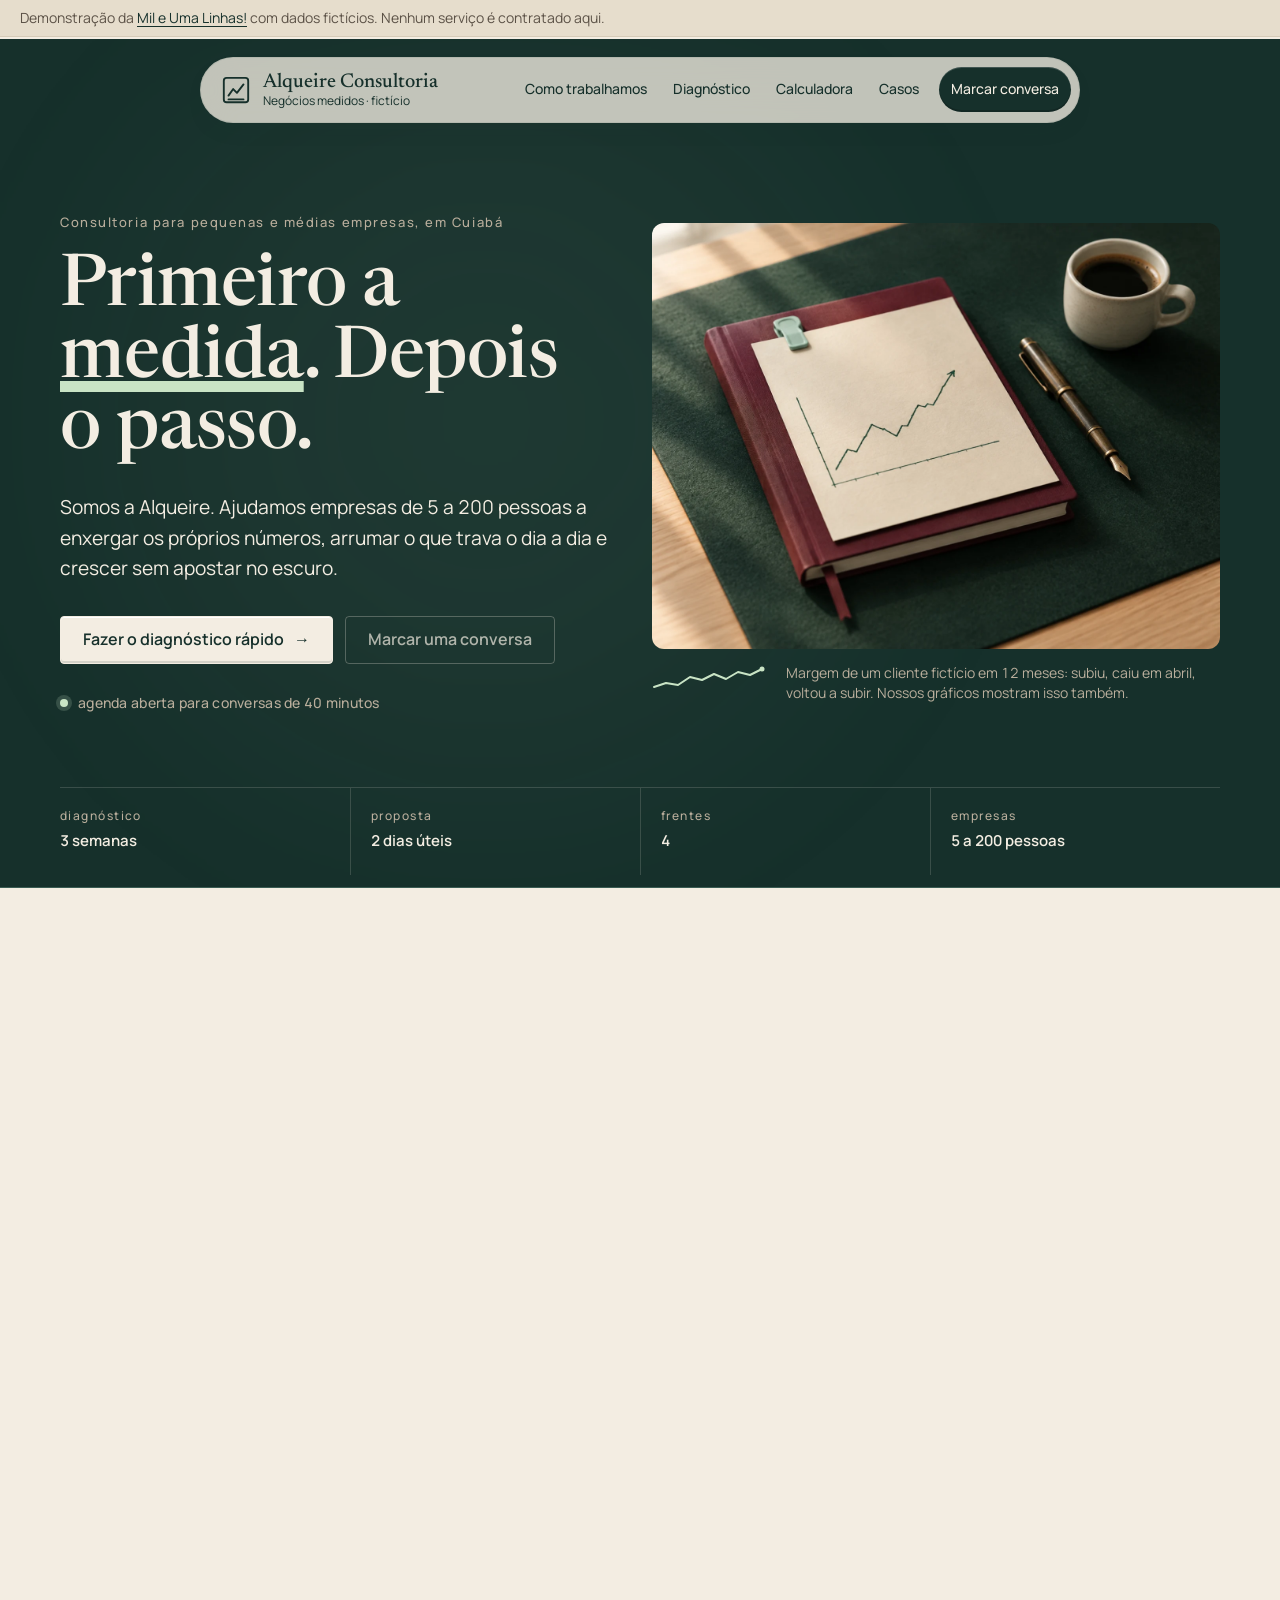
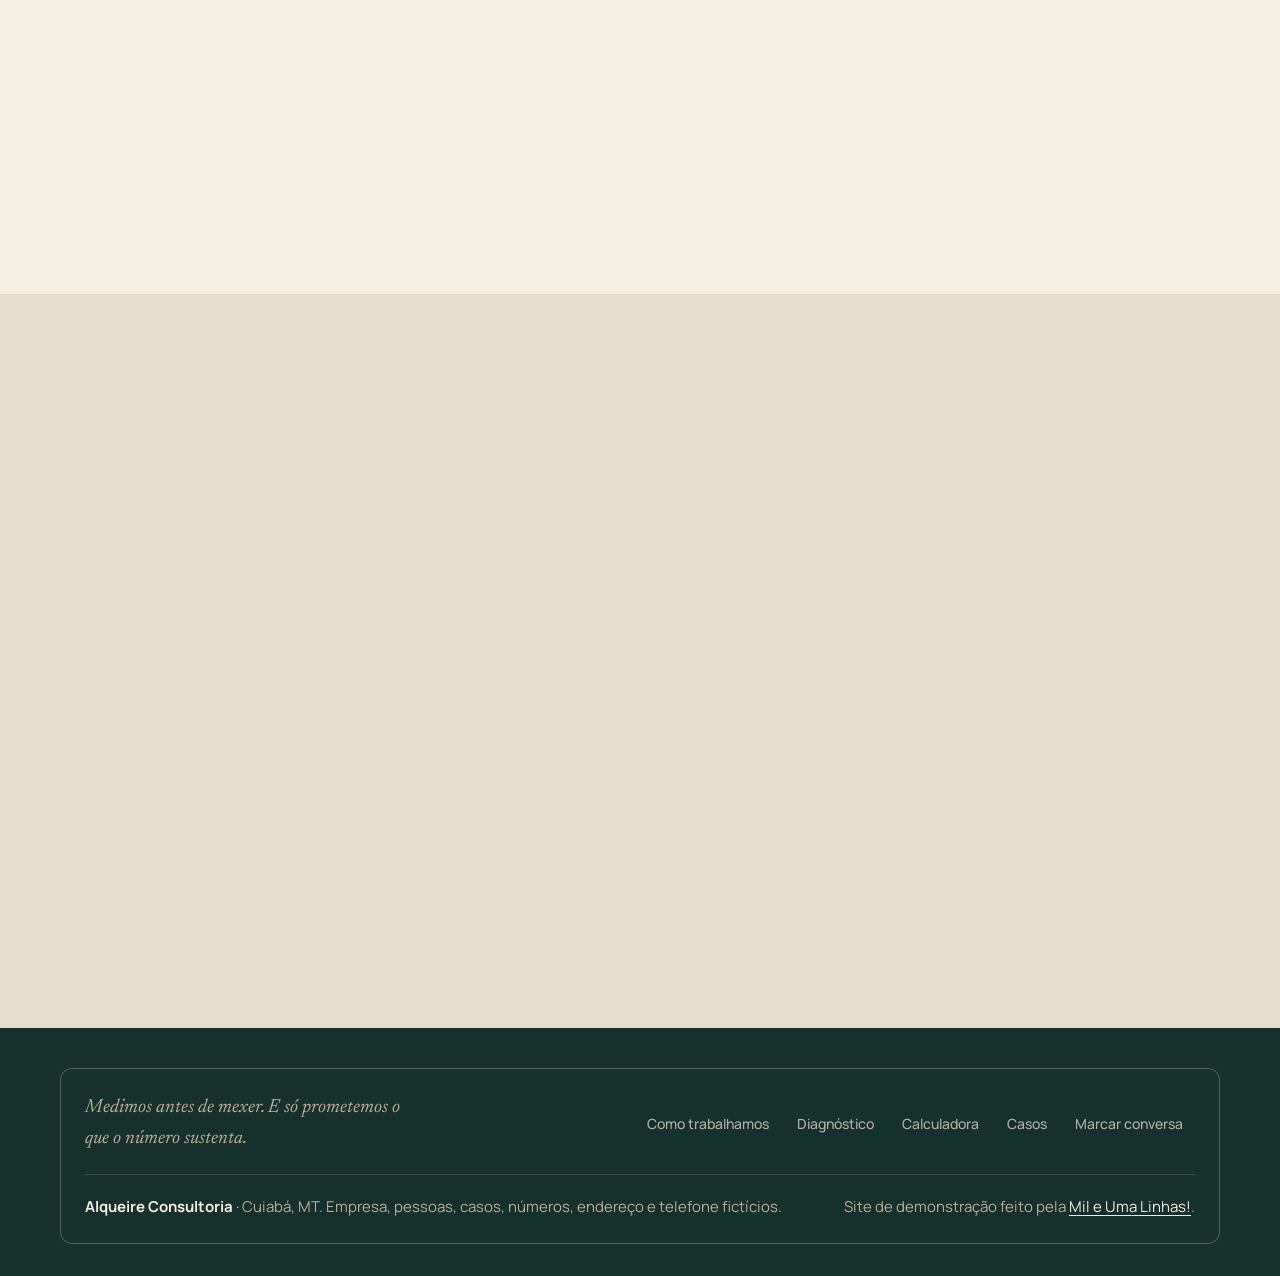
<file: index.html>
<!DOCTYPE html>
<html lang="pt-BR">
<head>
  <meta charset="utf-8">
  <meta name="viewport" content="width=device-width, initial-scale=1">
  <meta http-equiv="Content-Security-Policy" content="default-src 'self'; script-src 'self'; style-src 'self'; img-src 'self' data:; font-src 'self'; connect-src 'none'; object-src 'none'; base-uri 'self'; form-action 'none'">
  <title>Alqueire Consultoria | Diagnóstico, processos, finanças e crescimento para pequenas e médias empresas (demonstração)</title>
  <meta name="description" content="Site de demonstração de uma consultoria fictícia de negócios: diagnóstico rápido com radar, calculadora de ponto de equilíbrio e margem, casos de cliente antes e depois e agendamento de conversa. Feito pela Mil e Uma Linhas!">
  <link rel="icon" href="favicon.svg" type="image/svg+xml">
  <link rel="stylesheet" href="css/estilo.css">
</head>
<body>
  <a class="pular" href="#conteudo">Pular para o conteúdo</a>
  <p class="faixa-demo">
    Demonstração da <a href="https://mileumalinhas.com.br" rel="noopener">Mil e Uma Linhas!</a> com dados fictícios. Nenhum serviço é contratado aqui.
  </p>

  <header class="topo">
    <div class="miolo topo-linha">
      <a class="marca" href="#inicio">
        <svg class="marca-icone" viewBox="0 0 32 32" aria-hidden="true" focusable="false"><rect x="3" y="3" width="26" height="26" rx="3" /><path d="M8 22 L13 15 L17 19 L24 10" /><path d="M8 26h16" /></svg>
        <span class="marca-texto">
          <span class="marca-nome">Alqueire Consultoria</span>
          <span class="marca-sub">Negócios medidos · fictício</span>
        </span>
      </a>
      <button class="menu-botao" type="button" aria-expanded="false" aria-controls="menu" aria-label="Menu">
        <span class="menu-botao-linhas" aria-hidden="true"></span>
      </button>
      <nav id="menu" class="menu" aria-label="Seções do site">
        <a href="#frentes">Como trabalhamos</a>
        <a href="#diagnostico">Diagnóstico</a>
        <a href="#calculadora">Calculadora</a>
        <a href="#casos">Casos</a>
        <a href="#conversa" class="menu-destaque">Marcar conversa</a>
      </nav>
    </div>
  </header>

  <main id="conteudo">
    <section id="inicio" class="hero escuro" aria-labelledby="hero-titulo">
      <canvas id="hero-bloom" class="hero-bloom" aria-hidden="true"></canvas>
      <div class="miolo hero-grade">
        <div class="hero-texto">
          <p class="hero-kicker">Consultoria para pequenas e médias empresas, em Cuiabá</p>
          <h1 id="hero-titulo" class="hero-titulo">Primeiro a <span class="grifo">medida</span>. Depois o passo.</h1>
          <p class="hero-apoio">Somos a Alqueire. Ajudamos empresas de 5 a 200 pessoas a enxergar os próprios números, arrumar o que trava o dia a dia e crescer sem apostar no escuro.</p>
          <div class="hero-acoes">
            <a class="botao botao-claro" href="#diagnostico">Fazer o diagnóstico rápido<span class="botao-seta" aria-hidden="true">→</span></a>
            <a class="botao botao-contorno-claro" href="#conversa">Marcar uma conversa</a>
          </div>
          <p class="hero-status-linha"><span class="ponto" aria-hidden="true"></span>agenda aberta para conversas de 40 minutos</p>
        </div>
        <figure class="hero-figura">
          <div class="hero-moldura">
            <img class="hero-foto" src="img/hero.webp" width="1440" height="1080" alt="Mesa de trabalho vista de cima: feltro verde-escuro, caderno vinho com uma folha de gráfico em alta, caneta-tinteiro e uma xícara de café." fetchpriority="high">
          </div>
          <figcaption class="hero-legenda">
            <svg class="faisca" viewBox="0 0 120 32" aria-hidden="true" focusable="false"><polyline points="2,22 14,18 26,20 38,12 50,15 62,9 74,14 86,7 98,10 110,4" /><circle cx="110" cy="4" r="2.5" /></svg>
            <span>Margem de um cliente fictício em 12 meses: subiu, caiu em abril, voltou a subir. Nossos gráficos mostram isso também.</span>
          </figcaption>
        </figure>
      </div>
      <dl class="miolo hero-status" aria-label="Resumo do trabalho">
        <div><dt>diagnóstico</dt><dd>3 semanas</dd></div>
        <div><dt>proposta</dt><dd>2 dias úteis</dd></div>
        <div><dt>frentes</dt><dd>4</dd></div>
        <div><dt>empresas</dt><dd>5 a 200 pessoas</dd></div>
      </dl>
    </section>

    <section id="frentes" class="secao" aria-labelledby="frentes-titulo">
      <div class="miolo">
        <div class="secao-topo">
          <div class="secao-cabeca">
            <p class="eyebrow">frentes de trabalho</p>
            <h2 id="frentes-titulo">Quatro frentes, uma ordem.</h2>
            <p class="secao-frase">Isto é o que fazemos e o que você leva de cada etapa. Comece pelo diagnóstico; o resto depende do que ele mostrar.</p>
          </div>
          <figure class="foto frentes-foto">
            <img src="img/mesa-reuniao-papeis.webp" width="1456" height="816" alt="Mesa de madeira clara com feltro verde-escuro, folhas de relatório desfocadas, caderno vinho e duas mãos adultas apontando um gráfico." loading="lazy" decoding="async">
          </figure>
        </div>
        <dl class="frentes">
          <div class="frente">
            <dt>
              <img class="frente-foto" src="img/frente-diagnostico-trena.webp" width="1024" height="1024" alt="Trena de agrimensor de fita amarela desbotada e um caderno quadriculado sobre feltro verde-escuro, vistos de cima." loading="lazy" decoding="async">
              <span>Diagnóstico</span>
            </dt>
            <dd>
              <p>Três semanas dentro da sua empresa: conversas com a equipe, leitura dos números e observação da rotina. Saímos com um retrato do que funciona e do que trava.</p>
              <p class="frente-leva"><strong>Você leva:</strong> um relatório de 12 páginas com prioridades em ordem, e uma reunião para discuti-lo.</p>
            </dd>
          </div>
          <div class="frente">
            <dt>
              <img class="frente-foto" src="img/frente-processos-fichas.webp" width="1024" height="1024" alt="Fichas de papel kraft ligadas por um fio verde-escuro formando um fluxograma simples sobre uma mesa de madeira clara." loading="lazy" decoding="async">
              <span>Processos</span>
            </dt>
            <dd>
              <p>Desenhamos com a equipe como cada tarefa deve acontecer, quem faz e o que acontece quando dá errado. Papel, quadro e teste na prática, antes de qualquer sistema.</p>
              <p class="frente-leva"><strong>Você leva:</strong> os processos escritos, um painel simples de acompanhamento e a equipe treinada nele.</p>
            </dd>
          </div>
          <div class="frente">
            <dt>
              <img class="frente-foto" src="img/frente-financas-planilha.webp" width="1024" height="1024" alt="Planilha impressa com colunas desfocadas, uma calculadora de mesa creme e uma caneta verde-escura sobre o caderno vinho." loading="lazy" decoding="async">
              <span>Finanças</span>
            </dt>
            <dd>
              <p>Separar o dinheiro da empresa do seu, saber a margem de cada produto, enxergar o caixa dos próximos 90 dias. Nada sofisticado; só o que precisa ser visto todo mês.</p>
              <p class="frente-leva"><strong>Você leva:</strong> a planilha de margem e caixa montada com seus dados e três fechamentos acompanhados por nós.</p>
            </dd>
          </div>
          <div class="frente">
            <dt>
              <img class="frente-foto" src="img/frente-crescimento-muda.webp" width="1024" height="1024" alt="Muda verde em vaso de cerâmica creme apoiada sobre um livro-caixa fechado de capa verde-escura, com uma régua de madeira ao lado." loading="lazy" decoding="async">
              <span>Crescimento</span>
            </dt>
            <dd>
              <p>Quando a casa está arrumada, ajudamos a escolher onde crescer: nova loja, novo produto, novo canal. Com conta feita e um plano de recuo se a conta não fechar.</p>
              <p class="frente-leva"><strong>Você leva:</strong> um plano de 12 meses com metas, responsáveis e um encontro mensal de revisão.</p>
            </dd>
          </div>
        </dl>
      </div>
    </section>

    <section id="diagnostico" class="secao escuro" aria-labelledby="diag-titulo">
      <div class="miolo">
        <div class="secao-topo secao-topo-diag">
          <div class="secao-cabeca">
            <p class="eyebrow">diagnóstico</p>
            <h2 id="diag-titulo">Diagnóstico rápido em dez perguntas.</h2>
            <p class="secao-frase">Marque de 1 (discordo) a 5 (concordo) e veja um radar das cinco áreas da sua empresa. Leva dois minutos e nada sai do seu navegador.</p>
          </div>
          <figure class="foto diag-foto">
            <img src="img/quadro-post-its.webp" width="1088" height="1360" alt="Quadro branco com post-its em verde-menta, creme e vinho organizados em cinco colunas, e uma mão adulta colando um deles." loading="lazy" decoding="async">
          </figure>
        </div>
        <form id="form-diag" class="diag" novalidate>
          <ol class="diag-lista">
            <li class="diag-item" data-area="financas">
              <fieldset>
                <legend>Sei a margem de cada produto ou serviço que vendo.</legend>
                <div class="escala" role="group">
                  <label><input type="radio" name="q1" value="1"><span>1</span></label>
                  <label><input type="radio" name="q1" value="2"><span>2</span></label>
                  <label><input type="radio" name="q1" value="3"><span>3</span></label>
                  <label><input type="radio" name="q1" value="4"><span>4</span></label>
                  <label><input type="radio" name="q1" value="5"><span>5</span></label>
                </div>
                <p class="escala-pontas" aria-hidden="true"><span>Discordo</span><span>Concordo</span></p>
              </fieldset>
            </li>
            <li class="diag-item" data-area="financas">
              <fieldset>
                <legend>Fecho o mês sabendo quanto sobrou e para onde o dinheiro foi.</legend>
                <div class="escala" role="group">
                  <label><input type="radio" name="q2" value="1"><span>1</span></label>
                  <label><input type="radio" name="q2" value="2"><span>2</span></label>
                  <label><input type="radio" name="q2" value="3"><span>3</span></label>
                  <label><input type="radio" name="q2" value="4"><span>4</span></label>
                  <label><input type="radio" name="q2" value="5"><span>5</span></label>
                </div>
                <p class="escala-pontas" aria-hidden="true"><span>Discordo</span><span>Concordo</span></p>
              </fieldset>
            </li>
            <li class="diag-item" data-area="processos">
              <fieldset>
                <legend>As tarefas do dia a dia seguem um padrão, mesmo quando não estou presente.</legend>
                <div class="escala" role="group">
                  <label><input type="radio" name="q3" value="1"><span>1</span></label>
                  <label><input type="radio" name="q3" value="2"><span>2</span></label>
                  <label><input type="radio" name="q3" value="3"><span>3</span></label>
                  <label><input type="radio" name="q3" value="4"><span>4</span></label>
                  <label><input type="radio" name="q3" value="5"><span>5</span></label>
                </div>
                <p class="escala-pontas" aria-hidden="true"><span>Discordo</span><span>Concordo</span></p>
              </fieldset>
            </li>
            <li class="diag-item" data-area="processos">
              <fieldset>
                <legend>Quando algo dá errado, sabemos em que etapa foi e quem corrige.</legend>
                <div class="escala" role="group">
                  <label><input type="radio" name="q4" value="1"><span>1</span></label>
                  <label><input type="radio" name="q4" value="2"><span>2</span></label>
                  <label><input type="radio" name="q4" value="3"><span>3</span></label>
                  <label><input type="radio" name="q4" value="4"><span>4</span></label>
                  <label><input type="radio" name="q4" value="5"><span>5</span></label>
                </div>
                <p class="escala-pontas" aria-hidden="true"><span>Discordo</span><span>Concordo</span></p>
              </fieldset>
            </li>
            <li class="diag-item" data-area="equipe">
              <fieldset>
                <legend>Cada pessoa da equipe sabe o que é responsabilidade dela e como será avaliada.</legend>
                <div class="escala" role="group">
                  <label><input type="radio" name="q5" value="1"><span>1</span></label>
                  <label><input type="radio" name="q5" value="2"><span>2</span></label>
                  <label><input type="radio" name="q5" value="3"><span>3</span></label>
                  <label><input type="radio" name="q5" value="4"><span>4</span></label>
                  <label><input type="radio" name="q5" value="5"><span>5</span></label>
                </div>
                <p class="escala-pontas" aria-hidden="true"><span>Discordo</span><span>Concordo</span></p>
              </fieldset>
            </li>
            <li class="diag-item" data-area="equipe">
              <fieldset>
                <legend>Consigo tirar duas semanas de férias sem a operação parar.</legend>
                <div class="escala" role="group">
                  <label><input type="radio" name="q6" value="1"><span>1</span></label>
                  <label><input type="radio" name="q6" value="2"><span>2</span></label>
                  <label><input type="radio" name="q6" value="3"><span>3</span></label>
                  <label><input type="radio" name="q6" value="4"><span>4</span></label>
                  <label><input type="radio" name="q6" value="5"><span>5</span></label>
                </div>
                <p class="escala-pontas" aria-hidden="true"><span>Discordo</span><span>Concordo</span></p>
              </fieldset>
            </li>
            <li class="diag-item" data-area="clientes">
              <fieldset>
                <legend>Sei de onde vêm meus clientes e quanto custa conquistar cada um.</legend>
                <div class="escala" role="group">
                  <label><input type="radio" name="q7" value="1"><span>1</span></label>
                  <label><input type="radio" name="q7" value="2"><span>2</span></label>
                  <label><input type="radio" name="q7" value="3"><span>3</span></label>
                  <label><input type="radio" name="q7" value="4"><span>4</span></label>
                  <label><input type="radio" name="q7" value="5"><span>5</span></label>
                </div>
                <p class="escala-pontas" aria-hidden="true"><span>Discordo</span><span>Concordo</span></p>
              </fieldset>
            </li>
            <li class="diag-item" data-area="clientes">
              <fieldset>
                <legend>Minhas vendas têm um ritmo previsível, não só picos e vales.</legend>
                <div class="escala" role="group">
                  <label><input type="radio" name="q8" value="1"><span>1</span></label>
                  <label><input type="radio" name="q8" value="2"><span>2</span></label>
                  <label><input type="radio" name="q8" value="3"><span>3</span></label>
                  <label><input type="radio" name="q8" value="4"><span>4</span></label>
                  <label><input type="radio" name="q8" value="5"><span>5</span></label>
                </div>
                <p class="escala-pontas" aria-hidden="true"><span>Discordo</span><span>Concordo</span></p>
              </fieldset>
            </li>
            <li class="diag-item" data-area="gestao">
              <fieldset>
                <legend>Tenho metas para os próximos 12 meses escritas e acompanhadas.</legend>
                <div class="escala" role="group">
                  <label><input type="radio" name="q9" value="1"><span>1</span></label>
                  <label><input type="radio" name="q9" value="2"><span>2</span></label>
                  <label><input type="radio" name="q9" value="3"><span>3</span></label>
                  <label><input type="radio" name="q9" value="4"><span>4</span></label>
                  <label><input type="radio" name="q9" value="5"><span>5</span></label>
                </div>
                <p class="escala-pontas" aria-hidden="true"><span>Discordo</span><span>Concordo</span></p>
              </fieldset>
            </li>
            <li class="diag-item" data-area="gestao">
              <fieldset>
                <legend>Decido com base em números que olho toda semana, não só na intuição.</legend>
                <div class="escala" role="group">
                  <label><input type="radio" name="q10" value="1"><span>1</span></label>
                  <label><input type="radio" name="q10" value="2"><span>2</span></label>
                  <label><input type="radio" name="q10" value="3"><span>3</span></label>
                  <label><input type="radio" name="q10" value="4"><span>4</span></label>
                  <label><input type="radio" name="q10" value="5"><span>5</span></label>
                </div>
                <p class="escala-pontas" aria-hidden="true"><span>Discordo</span><span>Concordo</span></p>
              </fieldset>
            </li>
          </ol>
          <div class="diag-acoes">
            <p id="diag-progresso" class="diag-progresso" aria-live="polite">0 de 10 respondidas</p>
            <p id="diag-erro" class="erro erro-claro" role="alert" hidden>Faltam perguntas. Marque uma resposta em cada uma antes de ver o radar.</p>
            <button class="botao botao-claro" type="submit">Ver meu radar<span class="botao-seta" aria-hidden="true">→</span></button>
          </div>
        </form>

        <div id="diag-resultado" class="diag-resultado" hidden aria-live="polite">
          <div class="radar-caixa">
            <svg id="radar" class="radar" viewBox="0 0 320 320" role="img" aria-labelledby="radar-desc">
              <desc id="radar-desc">Radar com cinco eixos: finanças, processos, equipe, clientes e gestão. Os valores estão descritos na lista ao lado.</desc>
            </svg>
          </div>
          <div class="diag-leitura">
            <h3 class="sub">O que o radar mostra</h3>
            <ul id="diag-areas" class="diag-areas"></ul>
            <h3 class="sub">Por onde começar</h3>
            <ul id="diag-dicas" class="diag-dicas"></ul>
            <p class="aviso aviso-claro">É um retrato rápido, feito só a partir das suas respostas. Não substitui um diagnóstico de verdade e não promete resultado nenhum. Nada foi enviado nem guardado.</p>
            <div class="diag-resultado-acoes">
              <a id="diag-levar" class="botao botao-claro" href="#conversa">Levar o radar para a conversa<span class="botao-seta" aria-hidden="true">→</span></a>
              <button id="diag-refazer" class="botao botao-contorno-claro" type="button">Refazer</button>
            </div>
          </div>
        </div>
      </div>
    </section>

    <section id="calculadora" class="secao" aria-labelledby="calc-titulo">
      <div class="miolo calc-grade">
        <div class="calc-coluna">
          <div class="secao-cabeca">
            <p class="eyebrow">calculadora</p>
            <h2 id="calc-titulo">Quantas vendas pagam o mês?</h2>
            <p class="secao-frase">Preencha três números e veja sua margem por venda e o ponto de equilíbrio. Mude um valor e o gráfico acompanha.</p>
          </div>
          <form id="form-calc" class="calc" novalidate>
            <div class="campo">
              <label for="fixos">Custos fixos do mês (R$)</label>
              <input id="fixos" name="fixos" type="text" inputmode="decimal" value="18.000" autocomplete="off">
              <p class="ajuda">Aluguel, salários, contador, energia: o que você paga mesmo sem vender.</p>
              <p class="erro" id="fixos-erro" hidden></p>
            </div>
            <div class="campo">
              <label for="preco">Preço médio por venda (R$)</label>
              <input id="preco" name="preco" type="text" inputmode="decimal" value="350" autocomplete="off">
              <p class="erro" id="preco-erro" hidden></p>
            </div>
            <div class="campo">
              <label for="variavel">Custo variável por venda (R$)</label>
              <input id="variavel" name="variavel" type="text" inputmode="decimal" value="210" autocomplete="off">
              <p class="ajuda">Mercadoria, comissão, imposto sobre a venda, frete: o que só existe quando há venda.</p>
              <p class="erro" id="variavel-erro" hidden></p>
            </div>
            <div class="campo">
              <label for="meta">Lucro que você quer no mês (R$, opcional)</label>
              <input id="meta" name="meta" type="text" inputmode="decimal" value="8.000" autocomplete="off">
              <p class="erro" id="meta-erro" hidden></p>
            </div>
            <p class="aviso">Conta de referência, com os números que você digitou. Não considera impostos sobre o lucro, sazonalidade nem estoque. Use para conversar, não para decidir sozinho.</p>
          </form>
        </div>
        <div class="calc-coluna calc-resultado" aria-live="polite">
          <dl class="numeros">
            <div class="numero">
              <dt>Margem por venda</dt>
              <dd><span id="mc-valor" class="numero-grande">R$ 140,00</span><span id="mc-pct" class="numero-apoio">40% do preço</span></dd>
            </div>
            <div class="numero">
              <dt>Ponto de equilíbrio</dt>
              <dd><span id="pe-vendas" class="numero-grande">129 vendas</span><span id="pe-valor" class="numero-apoio">R$ 45.000,00 de faturamento no mês</span></dd>
            </div>
            <div class="numero">
              <dt>Para o lucro desejado</dt>
              <dd><span id="meta-vendas" class="numero-grande">186 vendas</span><span id="meta-apoio" class="numero-apoio">57 vendas além do equilíbrio</span></dd>
            </div>
          </dl>
          <p id="calc-aviso" class="erro" role="alert" hidden></p>
          <figure class="grafico-pe">
            <svg id="grafico-pe" class="pe" viewBox="0 0 560 320" role="img" aria-labelledby="pe-desc">
              <desc id="pe-desc">Gráfico de linhas: receita e custo total conforme o número de vendas. Onde as linhas se cruzam é o ponto de equilíbrio. À esquerda do cruzamento há prejuízo; à direita, lucro.</desc>
            </svg>
            <figcaption class="legenda-grafico">
              <span class="leg leg-receita">Receita</span>
              <span class="leg leg-custo">Custo total</span>
              <span class="leg leg-prejuizo">Prejuízo</span>
              <span class="leg leg-lucro">Lucro</span>
            </figcaption>
          </figure>
        </div>
      </div>
    </section>

    <section id="casos" class="secao papel2" aria-labelledby="casos-titulo">
      <div class="miolo">
        <div class="secao-cabeca">
          <p class="eyebrow">casos</p>
          <h2 id="casos-titulo">Antes e depois, com os números na mesa.</h2>
          <p class="secao-frase">Casos fictícios, montados para mostrar como relatamos um trabalho: o que estava acontecendo, o que fizemos e o que mudou, inclusive o que piorou. Filtre pelo setor parecido com o seu.</p>
        </div>
        <div class="filtros" role="group" aria-label="Filtrar casos por setor">
          <button class="filtro" type="button" data-filtro="todos" aria-pressed="true">Todos</button>
          <button class="filtro" type="button" data-filtro="comercio" aria-pressed="false">Comércio</button>
          <button class="filtro" type="button" data-filtro="servicos" aria-pressed="false">Serviços</button>
          <button class="filtro" type="button" data-filtro="industria" aria-pressed="false">Indústria</button>
          <button class="filtro" type="button" data-filtro="alimentacao" aria-pressed="false">Alimentação</button>
        </div>
        <p id="filtro-contagem" class="filtro-contagem" aria-live="polite">6 casos</p>
        <div id="lista-casos" class="casos"></div>
      </div>
    </section>

    <section id="conversa" class="secao" aria-labelledby="conversa-titulo">
      <div class="miolo conversa-grade">
        <div class="conversa-texto">
          <div class="secao-cabeca">
            <p class="eyebrow">conversa</p>
            <h2 id="conversa-titulo">Uma conversa de 40 minutos, sem compromisso.</h2>
            <p class="secao-frase">Conte um pouco da empresa e escolha um dia. Nesta demonstração, o pedido aparece resumido na tela e não é enviado a ninguém.</p>
          </div>
          <ul class="conversa-lista">
            <li>Ouvimos o que está travando e perguntamos sobre os números.</li>
            <li>Dizemos com franqueza se faz sentido trabalharmos juntos.</li>
            <li>Se fizer, você recebe uma proposta escrita em dois dias úteis.</li>
          </ul>
          <figure class="foto conversa-foto">
            <img src="img/sala-conversa.webp" width="1456" height="1088" alt="Sala de reunião pequena com mesa redonda de madeira clara, duas cadeiras, duas xícaras de café, um caderno vinho e janela com luz de manhã." loading="lazy" decoding="async">
          </figure>
          <address class="conversa-endereco">
            <strong>Alqueire Consultoria</strong><br>
            Rua Fictícia, 100, sala 4, Cuiabá, MT<br>
            (65) 0000-0000 · contato@exemplo.com.br<br>
            <span class="apoio">Endereço, telefone e e-mail fictícios.</span>
          </address>
        </div>
        <form id="form-conversa" class="conversa" novalidate>
          <div class="campo">
            <label for="nome">Seu nome</label>
            <input id="nome" name="nome" type="text" autocomplete="name" required>
            <p class="erro" id="nome-erro" hidden></p>
          </div>
          <div class="campo">
            <label for="empresa">Empresa</label>
            <input id="empresa" name="empresa" type="text" autocomplete="organization" required>
            <p class="erro" id="empresa-erro" hidden></p>
          </div>
          <div class="campo-dupla">
            <div class="campo">
              <label for="porte">Quantas pessoas trabalham nela</label>
              <select id="porte" name="porte" required>
                <option value="">Escolha</option>
                <option value="ate5">Até 5</option>
                <option value="6a20">6 a 20</option>
                <option value="21a50">21 a 50</option>
                <option value="51a200">51 a 200</option>
                <option value="mais200">Mais de 200</option>
              </select>
              <p class="erro" id="porte-erro" hidden></p>
            </div>
            <div class="campo">
              <label for="setor">Setor</label>
              <select id="setor" name="setor" required>
                <option value="">Escolha</option>
                <option value="comercio">Comércio</option>
                <option value="servicos">Serviços</option>
                <option value="industria">Indústria</option>
                <option value="alimentacao">Alimentação</option>
                <option value="outro">Outro</option>
              </select>
              <p class="erro" id="setor-erro" hidden></p>
            </div>
          </div>
          <div class="campo-dupla">
            <div class="campo">
              <label for="telefone">Telefone com DDD</label>
              <input id="telefone" name="telefone" type="tel" inputmode="numeric" autocomplete="tel" placeholder="(65) 90000-0000" required>
              <p class="erro" id="telefone-erro" hidden></p>
            </div>
            <div class="campo">
              <label for="email">E-mail</label>
              <input id="email" name="email" type="email" autocomplete="email" required>
              <p class="erro" id="email-erro" hidden></p>
            </div>
          </div>
          <fieldset class="campo">
            <legend>Dia da conversa</legend>
            <div id="dias" class="dias" role="radiogroup" aria-label="Próximos dias úteis"></div>
            <p class="erro" id="dia-erro" hidden></p>
          </fieldset>
          <fieldset class="campo">
            <legend>Horário</legend>
            <div class="horas">
              <label><input type="radio" name="hora" value="9h"><span>9h</span></label>
              <label><input type="radio" name="hora" value="11h"><span>11h</span></label>
              <label><input type="radio" name="hora" value="14h"><span>14h</span></label>
              <label><input type="radio" name="hora" value="16h"><span>16h</span></label>
            </div>
            <p class="erro" id="hora-erro" hidden></p>
          </fieldset>
          <div class="campo">
            <label for="assunto">O que está travando (opcional)</label>
            <textarea id="assunto" name="assunto" rows="4"></textarea>
            <p class="ajuda">Se você fez o diagnóstico acima, pode trazer o radar para cá com um clique.</p>
          </div>
          <div class="conversa-acoes">
            <p id="conversa-erro" class="erro" role="alert" hidden>Faltam dados. Os campos marcados precisam ser corrigidos.</p>
            <button class="botao" type="submit">Pedir a conversa<span class="botao-seta" aria-hidden="true">→</span></button>
            <p class="apoio">Nada sai do seu navegador. Este site é uma demonstração.</p>
          </div>
        </form>
        <div id="conversa-resumo" class="conversa-resumo" hidden aria-live="polite">
          <p class="resumo-kicker">Pedido registrado nesta tela</p>
          <h3 class="sub">Combinado, <span id="res-nome"></span>.</h3>
          <p class="resumo-protocolo">Referência <span id="res-protocolo"></span></p>
          <dl class="resumo-dados">
            <div><dt>Empresa</dt><dd id="res-empresa"></dd></div>
            <div><dt>Porte</dt><dd id="res-porte"></dd></div>
            <div><dt>Setor</dt><dd id="res-setor"></dd></div>
            <div><dt>Quando</dt><dd id="res-quando"></dd></div>
            <div><dt>Contato</dt><dd id="res-contato"></dd></div>
            <div class="resumo-largo"><dt>O que está travando</dt><dd id="res-assunto"></dd></div>
          </dl>
          <p class="aviso">Em um site de verdade, este pedido iria para a agenda da consultoria e você receberia uma confirmação. Aqui, nada foi enviado e nada ficou guardado.</p>
          <div class="conversa-acoes">
            <button id="res-editar" class="botao botao-contorno" type="button">Corrigir dados</button>
            <button id="res-novo" class="botao" type="button">Novo pedido</button>
          </div>
        </div>
      </div>
    </section>

    <section id="como-funciona" class="secao papel2" aria-labelledby="como-titulo">
      <div class="miolo como">
        <div class="secao-cabeca">
          <p class="eyebrow">como funciona</p>
          <h2 id="como-titulo">Como isto funciona</h2>
          <p class="secao-frase">Este site é uma demonstração da Mil e Uma Linhas! para mostrar a uma consultoria o que um site dela pode fazer.</p>
        </div>
        <div class="como-colunas">
          <div>
            <h3 class="sub">Para quem não é da área</h3>
            <p>É um site de uma consultoria que não existe. Você responde dez perguntas e vê um radar da sua empresa; digita três números e descobre quantas vendas pagam o mês; lê casos de cliente antes e depois; e marca uma conversa que aparece resumida na tela. Tudo acontece no seu aparelho; nenhuma informação é enviada para ninguém.</p>
          </div>
          <div>
            <h3 class="sub">Por dentro, em linguagem comum</h3>
            <p>O site é um conjunto de arquivos de texto (a página, o estilo e o comportamento) que o navegador lê e monta. As contas e os gráficos são feitos pelo próprio navegador na hora, com as regras escritas no arquivo de comportamento. Os casos e as perguntas estão escritos nesses arquivos. Não há banco de dados nem servidor nosso; o endereço do site só entrega os arquivos.</p>
          </div>
        </div>
        <details class="tecnico">
          <summary>Detalhes técnicos</summary>
          <ul>
            <li>HTML, CSS e JavaScript puros, sem framework, sem CDN, sem fonte externa e sem analytics. Fontes Newsreader e Manrope (variáveis, OFL) servidas da pasta <code>fonts/</code>.</li>
            <li><code>Content-Security-Policy</code> em meta tag: <code>default-src 'self'; script-src 'self'; style-src 'self'; connect-src 'none'; form-action 'none'</code>. Sem script inline e sem atributo <code>style</code>; larguras e posições de gráfico são definidas por CSSOM e por atributos SVG.</li>
            <li>Radar, gráfico de ponto de equilíbrio e barras dos casos são SVG gerados em <code>js/app.js</code> com <code>createElementNS</code>. O radar interpola o polígono com <code>requestAnimationFrame</code>, exceto com <code>prefers-reduced-motion</code>.</li>
            <li>Os três formulários são interceptados com <code>preventDefault()</code>; nenhum <code>fetch</code> existe e a CSP bloquearia qualquer um. Nada em <code>localStorage</code>, <code>sessionStorage</code> ou cookies.</li>
            <li>Acessibilidade: <code>lang="pt-BR"</code>, link "pular para o conteúdo", foco visível, contraste AA em todos os pares, <code>aria-pressed</code> nos filtros, <code>aria-live</code> nos resultados, radar com <code>&lt;desc&gt;</code> e leitura em texto ao lado.</li>
            <li>Testes em <code>tests/site.cjs</code> (Playwright): 1280x900, iPhone 13 e 320px; console limpo, sem rolagem horizontal, sem texto cortado, e as quatro funções exercitadas.</li>
          </ul>
        </details>
      </div>
    </section>
  </main>

  <footer class="rodape escuro">
    <div class="miolo">
      <div class="rodape-painel">
        <div class="rodape-topo">
          <p class="rodape-posicao"><em>Medimos antes de mexer. E só prometemos o que o número sustenta.</em></p>
          <nav class="rodape-menu" aria-label="Seções do site, no rodapé">
            <a href="#frentes">Como trabalhamos</a>
            <a href="#diagnostico">Diagnóstico</a>
            <a href="#calculadora">Calculadora</a>
            <a href="#casos">Casos</a>
            <a href="#conversa">Marcar conversa</a>
          </nav>
        </div>
        <div class="rodape-linha">
          <p><strong>Alqueire Consultoria</strong> · Cuiabá, MT. Empresa, pessoas, casos, números, endereço e telefone fictícios.</p>
          <p>Site de demonstração feito pela <a href="https://mileumalinhas.com.br" rel="noopener">Mil e Uma Linhas!</a>.</p>
        </div>
      </div>
    </div>
  </footer>

  <script src="js/app.js" defer></script>
</body>
</html>
</file>
<file: css/estilo.css>
/* Alqueire Consultoria: estilo do site de demonstração.
   Identidade em docs/identidade.md. Leva final: padrões do terrasprint-ai (seções claras:
   cápsula de navegação, cartões de papel com sombra tingida, pílulas, rise reveal, bloom)
   e do ix7-mission (seções escuras: painéis de vidro, faixa de status, cartões de token,
   controle de segmentos, painel de ação). A paleta não muda. */

@font-face {
  font-family: "Newsreader";
  font-style: normal;
  font-weight: 200 800;
  font-display: swap;
  src: url("../fonts/newsreader-latin-standard-normal.woff2") format("woff2-variations");
}
@font-face {
  font-family: "Newsreader";
  font-style: italic;
  font-weight: 200 800;
  font-display: swap;
  src: url("../fonts/newsreader-latin-standard-italic.woff2") format("woff2-variations");
}
@font-face {
  font-family: "Manrope";
  font-style: normal;
  font-weight: 200 800;
  font-display: swap;
  src: url("../fonts/manrope-latin-wght-normal.woff2") format("woff2-variations");
}

:root {
  --papel: #F3EDE2;
  --papel2: #E6DDCC;
  --mata: #16302B;
  --mata2: #244A41;
  --terra: #5C5247;
  --terra-clara: #B9AE9C;
  --linha: #D6CBB8;
  --linha-escura: #3A5C53;
  --menta: #C9E4C5;
  --vinho: #7A2E3B;
  --vinho-claro: #E9B7C0;

  /* Vidro e hairlines das seções escuras (ix7-mission) */
  --vidro: rgba(36, 74, 65, 0.48);
  --papel-16: rgba(243, 237, 226, 0.16);
  --papel-27: rgba(243, 237, 226, 0.27);
  --papel-69: rgba(243, 237, 226, 0.69);
  /* Sombras tingidas de tinta das seções claras (terrasprint-ai) */
  --sombra-cartao: inset 0 1px 0 rgba(255, 255, 255, 0.85), 0 14px 28px -18px rgba(22, 48, 43, 0.25);
  --sombra-pilula: inset 0 1px 0 rgba(255, 255, 255, 0.85), 0 18px 34px -18px rgba(22, 48, 43, 0.25);
  --sombra-capsula: 0 10px 30px -18px rgba(22, 48, 43, 0.25);
  --sombra-capsula-funda: 0 18px 40px -18px rgba(22, 48, 43, 0.4);
  --topo-altura: 64px;
  --rise: cubic-bezier(0.22, 0.61, 0.36, 1);

  --serif: "Newsreader", Georgia, "Times New Roman", serif;
  --sans: "Manrope", "Segoe UI", Arial, sans-serif;

  --largura: 1160px;
  --calha: 24px;
  --margem: 20px;
  --secao: clamp(64px, 9vw, 104px);
  --raio: 4px;
  --raio-grande: 12px;
  --dur: 240ms;
}

*, *::before, *::after { box-sizing: border-box; }

html { scroll-behavior: smooth; -webkit-text-size-adjust: 100%; }

body {
  margin: 0;
  background: var(--papel);
  color: var(--mata);
  font-family: var(--sans);
  font-size: 17px;
  line-height: 1.6;
  font-variant-numeric: tabular-nums;
  overflow-x: hidden;
}

h1, h2, h3 {
  font-family: var(--serif);
  font-weight: 500;
  font-optical-sizing: auto;
  letter-spacing: -0.01em;
  margin: 0;
}

p { margin: 0 0 1em; }
p:last-child { margin-bottom: 0; }
a { color: inherit; text-decoration-thickness: 1px; text-underline-offset: 0.18em; }
code { font-family: ui-monospace, "SF Mono", Menlo, Consolas, monospace; font-size: 0.92em; background: rgba(22, 48, 43, 0.08); padding: 0 0.3em; border-radius: 3px; }
img, svg { display: block; max-width: 100%; }
button, input, select, textarea { font: inherit; color: inherit; }
fieldset { border: 0; padding: 0; margin: 0; min-width: 0; }
legend { padding: 0; }
ul, ol { margin: 0; padding: 0; }
[hidden] { display: none !important; }

:focus-visible { outline: 3px solid var(--vinho); outline-offset: 3px; border-radius: 2px; }
.escuro :focus-visible { outline-color: var(--menta); }

.miolo { width: min(100% - 2 * var(--margem), var(--largura)); margin-inline: auto; }
/* A cápsula flutua: alvos de âncora e de scrollIntoView param abaixo dela */
.secao, .diag-resultado, .diag, .conversa-resumo, .conversa { scroll-margin-top: calc(var(--topo-altura) + 36px); }

.pular {
  position: absolute; left: 8px; top: -60px; z-index: 50;
  background: var(--mata); color: var(--papel); padding: 10px 14px; border-radius: var(--raio);
}
.pular:focus { top: 8px; }

/* Faixa de demonstração */
.faixa-demo {
  margin: 0; padding: 8px var(--margem);
  background: var(--papel2); color: var(--terra);
  font-size: 14px; line-height: 1.4; text-align: left;
  border-bottom: 1px solid var(--linha);
}
.faixa-demo a { color: var(--mata); }

/* Cabeçalho: cápsula de navegação fosca, flutuante, 880px (terrasprint-ai) */
.topo {
  position: sticky; top: 20px; z-index: 40;
  width: min(100% - 2 * var(--margem), 880px); margin: 20px auto 0;
  background: rgba(243, 237, 226, 0.78);
  -webkit-backdrop-filter: blur(18px); backdrop-filter: blur(18px);
  border: 1px solid rgba(22, 48, 43, 0.08); border-radius: 36px;
  box-shadow: var(--sombra-capsula);
  transition: background var(--dur), box-shadow var(--dur);
}
.topo.rolado { background: rgba(243, 237, 226, 0.9); box-shadow: var(--sombra-capsula-funda); }
.topo-linha { width: auto; display: flex; align-items: center; justify-content: space-between; gap: 16px; min-height: var(--topo-altura); padding: 6px 8px 6px 20px; }
.marca { display: flex; align-items: center; gap: 12px; text-decoration: none; padding: 6px 0; min-width: 0; min-height: 44px; }
.marca-icone { width: 30px; height: 30px; fill: none; stroke: var(--mata); stroke-width: 2; stroke-linecap: round; stroke-linejoin: round; flex-shrink: 0; }
.marca-texto { display: flex; flex-direction: column; line-height: 1.15; min-width: 0; }
.marca-nome { font-family: var(--serif); font-size: 20px; font-weight: 500; white-space: nowrap; }
.marca-sub { font-size: 12px; color: var(--mata); white-space: nowrap; }

.menu { display: flex; gap: 2px; align-items: center; }
.menu a { text-decoration: none; padding: 11px 12px; min-height: 44px; display: inline-flex; align-items: center; border-radius: 999px; font-weight: 500; font-size: 14px; color: var(--mata); transition: color 160ms, background var(--dur); white-space: nowrap; }
.menu a:hover { background: rgba(22, 48, 43, 0.06); color: var(--mata); }
.menu-destaque { background: var(--mata); color: var(--papel); margin-left: 6px; box-shadow: inset 0 1px 0 rgba(255, 255, 255, 0.18), inset 0 -2px 0 rgba(0, 0, 0, 0.18); }
.menu a.menu-destaque { color: var(--papel); }
.menu a.menu-destaque:hover { background: var(--mata2); }

.menu-botao {
  display: none; align-items: center; justify-content: center;
  background: var(--papel); border: 1px solid rgba(22, 48, 43, 0.12); border-radius: 50%;
  width: 46px; height: 46px; padding: 0; cursor: pointer; flex-shrink: 0;
}
.menu-botao-linhas, .menu-botao-linhas::before, .menu-botao-linhas::after {
  display: block; width: 18px; height: 2px; background: var(--mata); content: ""; position: relative;
}
.menu-botao-linhas::before { position: absolute; top: -6px; }
.menu-botao-linhas::after { position: absolute; top: 6px; }
.menu-botao[aria-expanded="true"] .menu-botao-linhas { background: transparent; }
.menu-botao[aria-expanded="true"] .menu-botao-linhas::before { top: 0; transform: rotate(45deg); }
.menu-botao[aria-expanded="true"] .menu-botao-linhas::after { top: 0; transform: rotate(-45deg); }

/* Botões: highlight de 1px no topo, sombra interna embaixo, sobe 2px no hover e a seta desce 2px (terrasprint-ai) */
.botao {
  display: inline-flex; align-items: center; justify-content: center; gap: 10px;
  min-height: 48px; padding: 10px 22px; border-radius: var(--raio);
  background: var(--mata); color: var(--papel); border: 1.5px solid var(--mata);
  box-shadow: inset 0 1px 0 rgba(255, 255, 255, 0.22), inset 0 -2px 0 rgba(0, 0, 0, 0.22);
  font-weight: 600; font-size: 16px; text-decoration: none; cursor: pointer; text-align: center;
  transition: background var(--dur), color var(--dur), border-color var(--dur), transform 200ms var(--rise);
}
.botao:hover { background: var(--mata2); border-color: var(--mata2); transform: translateY(-2px); }
.botao-seta { display: inline-block; transition: transform 200ms var(--rise); }
.botao:hover .botao-seta { transform: translateY(2px); }
.botao-contorno { background: transparent; color: var(--mata); box-shadow: none; }
.botao-contorno:hover { background: var(--papel2); }
.botao-claro { background: var(--papel); color: var(--mata); border-color: var(--papel); box-shadow: inset 0 1px 0 #fff, inset 0 -2px 0 rgba(22, 48, 43, 0.14); }
.botao-claro:hover { background: var(--menta); border-color: var(--menta); }
.botao-contorno-claro { background: transparent; color: var(--papel-69); border-color: var(--papel-27); box-shadow: none; transition: color 160ms, border-color 160ms, background var(--dur), transform 200ms var(--rise); }
.botao-contorno-claro:hover { color: var(--papel); border-color: var(--papel); background: rgba(243, 237, 226, 0.06); }

/* Seções */
.secao { padding-block: var(--secao); }
.escuro { background: var(--mata); color: var(--papel); }
.papel2 { background: var(--papel2); }
.secao-cabeca { max-width: 720px; margin-bottom: 40px; }
.secao-cabeca h2 { font-size: clamp(32px, 4.2vw, 48px); line-height: 1.08; margin-bottom: 14px; }
.eyebrow {
  display: inline-block; font-size: 12px; font-weight: 500; line-height: 1.2;
  padding: 7px 14px; border-radius: 999px;
  background: rgba(201, 228, 197, 0.35); color: var(--mata); margin: 0 0 24px;
}
.escuro .eyebrow { background: rgba(243, 237, 226, 0.12); color: var(--papel); }

/* Cabeça de seção com foto à direita (colunas 8 a 12) */
.secao-topo { display: grid; grid-template-columns: repeat(12, minmax(0, 1fr)); gap: 32px var(--calha); align-items: end; margin-bottom: 40px; }
.secao-topo .secao-cabeca { grid-column: 1 / 8; margin-bottom: 0; }
.secao-topo .foto { grid-column: 8 / -1; }
.secao-topo-diag .secao-cabeca { grid-column: 1 / 8; align-self: end; padding-bottom: 8px; }
.secao-topo-diag .foto { grid-column: 9 / -1; }

/* Fotos: contêiner com proporção, cor média de fundo enquanto carrega */
.foto { margin: 0; border-radius: var(--raio-grande); overflow: hidden; background: var(--papel2); }
.foto img { width: 100%; height: 100%; object-fit: cover; }
.frentes-foto { aspect-ratio: 16 / 9; background: var(--mata2); }
.diag-foto { aspect-ratio: 4 / 5; background: var(--papel2); }
.conversa-foto { aspect-ratio: 4 / 3; margin-bottom: 32px; }
.caso-foto { aspect-ratio: 3 / 2; border-radius: 6px; background: var(--linha); margin-bottom: 14px; }
.secao-frase { font-size: 18px; color: var(--terra); }
.escuro .secao-frase { color: var(--terra-clara); }
.sub { font-size: clamp(22px, 2.4vw, 26px); line-height: 1.25; margin-bottom: 12px; }
.apoio { color: var(--terra); font-size: 15px; }
.escuro .apoio { color: var(--terra-clara); }

.aviso {
  font-size: 15px; color: var(--terra); line-height: 1.5;
  border-left: 3px solid var(--linha); padding-left: 14px; margin-top: 20px;
}
.aviso-claro { color: var(--terra-clara); border-left-color: var(--linha-escura); }

.erro { color: var(--vinho); font-size: 15px; font-weight: 500; margin: 6px 0 0; }
.erro-claro { color: var(--vinho-claro); }

/* Hero: a cápsula flutua sobre ele (margem negativa do tamanho da cápsula + 20px) */
.hero {
  position: relative; overflow: hidden;
  margin-top: calc(-1 * (var(--topo-altura) + 20px));
  padding-block: calc(var(--topo-altura) + 20px + clamp(48px, 7vw, 96px)) 12px;
  border-bottom: 1px solid var(--linha-escura);
}
.hero-bloom { position: absolute; inset: 0; width: 100%; height: 100%; pointer-events: none; filter: blur(60px); z-index: 0; }
.hero-grade { position: relative; z-index: 1; display: grid; grid-template-columns: minmax(0, 6fr) minmax(0, 6fr); gap: 48px var(--calha); align-items: center; }
.hero-kicker { color: var(--terra-clara); font-size: 13px; font-weight: 500; letter-spacing: 0.12em; margin-bottom: 20px; }
.hero-status-linha { display: flex; align-items: center; gap: 10px; font-size: 14px; font-weight: 500; color: var(--terra-clara); letter-spacing: 0.02em; }
.hero-status-linha .ponto { width: 8px; height: 8px; border-radius: 50%; background: var(--menta); box-shadow: 0 0 0 4px rgba(201, 228, 197, 0.18); flex-shrink: 0; }

/* Faixa de status (ix7-mission): rótulo e valor, separados por hairlines */
.hero-status {
  position: relative; z-index: 1;
  display: grid; grid-template-columns: repeat(4, minmax(0, 1fr));
  margin: clamp(40px, 6vw, 72px) auto 0; padding: 0; border-top: 1px solid var(--papel-16);
}
.hero-status > div { padding: 18px 20px 22px; border-left: 1px solid var(--papel-16); min-width: 0; }
.hero-status > div:first-child { border-left: 0; padding-left: 0; }
.hero-status dt { font-size: 12px; font-weight: 500; letter-spacing: 0.12em; color: var(--terra-clara); margin-bottom: 4px; }
.hero-status dd { margin: 0; font-size: 15px; font-weight: 600; color: var(--papel); }
.hero-titulo { font-size: clamp(42px, 5.6vw, 76px); line-height: 1.0; margin-bottom: 24px; max-width: 12ch; }
.grifo { text-decoration: underline; text-decoration-color: var(--menta); text-decoration-thickness: 0.16em; text-underline-offset: 0.06em; text-decoration-skip-ink: none; }
.hero-apoio { font-size: clamp(17px, 1.5vw, 20px); color: var(--papel); max-width: 48ch; margin-bottom: 32px; }
.hero-acoes { display: flex; gap: 12px; flex-wrap: wrap; margin-bottom: 28px; }

.hero-figura { margin: 0; }
.hero-moldura { aspect-ratio: 4 / 3; border-radius: var(--raio-grande); overflow: hidden; background: var(--mata2); }
.hero-foto { width: 100%; height: 100%; object-fit: cover; }
.hero-legenda { display: flex; gap: 14px; align-items: flex-start; margin-top: 14px; font-size: 14px; color: var(--terra-clara); line-height: 1.45; }
.faisca { width: 120px; height: 32px; flex-shrink: 0; fill: none; stroke: var(--menta); stroke-width: 2; stroke-linejoin: round; stroke-linecap: round; margin-top: 2px; }
.faisca circle { fill: var(--menta); stroke: none; }

/* Abertura orquestrada: título, apoio e foto sobem e aparecem em sequência */
@media (prefers-reduced-motion: no-preference) {
  .hero-kicker, .hero-titulo, .hero-apoio, .hero-acoes, .hero-status-linha, .hero-figura, .hero-status {
    animation: subir 600ms cubic-bezier(0.2, 0.7, 0.2, 1) both;
  }
  .hero-titulo { animation-delay: 60ms; }
  .hero-apoio { animation-delay: 140ms; }
  .hero-acoes { animation-delay: 200ms; }
  .hero-status-linha { animation-delay: 260ms; }
  .hero-figura { animation-delay: 180ms; }
  .hero-status { animation-delay: 320ms; }
}
@keyframes subir { from { opacity: 0; transform: translateY(12px); } to { opacity: 1; transform: none; } }

/* Frentes de trabalho: service cards com sombra tingida e highlight no topo (terrasprint-ai) */
.frentes { display: grid; grid-template-columns: repeat(2, minmax(0, 1fr)); gap: var(--calha); margin: 0; }
.frente {
  padding: 28px; background: var(--papel); border: 1px solid var(--linha); border-radius: var(--raio-grande);
  box-shadow: var(--sombra-cartao); transition: transform 300ms var(--rise), box-shadow 300ms var(--rise);
}
.frente:hover { transform: translateY(-4px); box-shadow: inset 0 1px 0 rgba(255, 255, 255, 0.85), 0 20px 36px -18px rgba(22, 48, 43, 0.3); }
.frente dt { display: flex; align-items: center; gap: 18px; font-family: var(--serif); font-size: 26px; font-weight: 500; margin-bottom: 16px; }
.frente-foto { width: 96px; height: 96px; object-fit: cover; border-radius: var(--raio); flex-shrink: 0; background: var(--papel2); }
.frente dd { margin: 0; }
.frente-leva { color: var(--terra); font-size: 15px; }
.frente-leva strong { color: var(--mata); font-weight: 600; }

/* Diagnóstico: painéis de vidro a 48% com borda Papel a 16% (ix7-mission) */
.vidro { background: var(--vidro); -webkit-backdrop-filter: blur(4px); backdrop-filter: blur(4px); border: 1px solid var(--papel-16); border-radius: var(--raio-grande); }
.diag-lista { list-style: none; counter-reset: pergunta; display: grid; gap: 12px; }
.diag-item {
  counter-increment: pergunta; padding: 20px 24px;
  background: var(--vidro); -webkit-backdrop-filter: blur(4px); backdrop-filter: blur(4px);
  border: 1px solid var(--papel-16); border-radius: var(--raio-grande);
  display: grid; grid-template-columns: minmax(0, 7fr) minmax(0, 5fr); gap: 12px var(--calha); align-items: center;
}
.diag-item legend { float: left; width: 100%; font-size: 18px; line-height: 1.4; margin-bottom: 0; }
.diag-item legend::before { content: counter(pergunta) ". "; color: var(--terra-clara); font-variant-numeric: tabular-nums; }
.diag-item fieldset { display: contents; }
/* Controle direcional: cinco segmentos contíguos de 44px com bordas compartilhadas (ix7-mission) */
.escala { display: grid; grid-template-columns: repeat(5, minmax(0, 1fr)); gap: 0; border: 1px solid var(--papel-16); border-radius: var(--raio); overflow: hidden; background: rgba(22, 48, 43, 0.35); }
.escala label { position: relative; display: block; min-height: 44px; cursor: pointer; }
.escala label + label { border-left: 1px solid var(--papel-16); }
.escala input { position: absolute; opacity: 0; width: 1px; height: 1px; margin: 0; }
.escala span {
  display: flex; align-items: center; justify-content: center; min-height: 44px;
  font-weight: 600; color: var(--papel); transition: background var(--dur), color var(--dur);
}
.escala label:hover span { background: rgba(243, 237, 226, 0.08); }
.escala input:checked + span { background: var(--menta); color: var(--mata); }
.escala input:focus-visible + span { outline: 3px solid var(--menta); outline-offset: -3px; }
.escala-pontas { display: flex; justify-content: space-between; font-size: 12px; color: var(--terra-clara); margin: 6px 0 0; grid-column: 2; }

/* Painel de ação com borda enfatizada a 27% (ix7-mission) */
.diag-acoes { display: flex; align-items: center; gap: 20px; flex-wrap: wrap; margin-top: 28px; padding: 24px; border: 1px solid var(--papel-27); border-radius: var(--raio-grande); }
.diag-progresso { color: var(--papel-69); margin: 0; font-weight: 500; flex: 1; }
.diag-acoes .erro { width: 100%; margin: 0; }

.diag-resultado { display: grid; grid-template-columns: minmax(0, 5fr) minmax(0, 7fr); gap: 32px var(--calha); align-items: start; margin-top: 40px; padding-top: 40px; border-top: 1px solid var(--linha-escura); }
.radar-caixa { background: var(--vidro); -webkit-backdrop-filter: blur(4px); backdrop-filter: blur(4px); border: 1px solid var(--papel-16); border-radius: var(--raio-grande); padding: 20px; }
.radar { width: 100%; height: auto; }
.radar .teia { fill: none; stroke: var(--linha-escura); stroke-width: 1; }
.radar .eixo { stroke: var(--linha-escura); stroke-width: 1; }
.radar .poligono { fill: var(--menta); fill-opacity: 0.28; stroke: var(--menta); stroke-width: 2.5; stroke-linejoin: round; }
.radar .ponto { fill: var(--menta); }
.radar .ponto-fraco { fill: var(--vinho-claro); }
.radar .rotulo { fill: var(--papel); font-family: var(--sans); font-size: 13px; font-weight: 600; }
.radar .rotulo-valor { fill: var(--terra-clara); font-family: var(--sans); font-size: 12px; }
.diag-areas, .diag-dicas { list-style: none; margin-bottom: 28px; }
/* Token cards: chave, valor e barra de sinal (ix7-mission); a área mais fraca recebe borda Vinho */
.diag-areas { display: grid; grid-template-columns: repeat(auto-fit, minmax(118px, 1fr)); gap: 8px; }
.diag-areas li {
  display: grid; grid-template-columns: minmax(0, 1fr); gap: 2px; align-content: start;
  padding: 14px 14px 16px; background: var(--vidro); border: 1px solid var(--papel-16); border-radius: var(--raio-grande); font-size: 13px;
}
.diag-areas li.mais-fraca { border-color: var(--vinho-claro); }
.diag-areas .chave { font-weight: 500; color: var(--terra-clara); line-height: 1.3; min-height: 2.6em; }
.diag-areas .valor { font-weight: 600; font-size: 22px; line-height: 1.1; margin-top: 6px; }
.diag-areas .media { color: var(--terra-clara); font-size: 12px; }
.diag-areas .trilho { display: block; height: 4px; background: rgba(243, 237, 226, 0.12); border-radius: 2px; overflow: hidden; margin-top: 10px; }
.diag-areas .barra { display: block; height: 100%; width: 0; background: var(--menta); border-radius: 2px; transition: width 500ms cubic-bezier(0.2, 0.7, 0.2, 1); }
.diag-areas .fraca .barra { background: var(--vinho-claro); }
.diag-dicas li { padding: 10px 0 10px 18px; border-left: 2px solid var(--linha-escura); margin-bottom: 10px; }
.diag-dicas li strong { display: block; font-weight: 600; margin-bottom: 2px; }
.diag-dicas li span { color: var(--terra-clara); font-size: 15px; }
.diag-resultado-acoes { display: flex; gap: 12px; flex-wrap: wrap; margin-top: 24px; }

/* Calculadora */
.calc-grade { display: grid; grid-template-columns: minmax(0, 5fr) minmax(0, 7fr); gap: 40px var(--calha); align-items: start; }
.campo { margin-bottom: 18px; }
.campo label, .campo legend { display: block; font-weight: 500; margin-bottom: 6px; font-size: 15px; }
.campo input, .campo select, .campo textarea {
  width: 100%; min-height: 48px; padding: 10px 14px;
  background: var(--papel2); border: 1.5px solid var(--linha); border-radius: var(--raio);
  transition: border-color var(--dur);
}
.campo textarea { min-height: 112px; resize: vertical; }
.campo input:focus, .campo select:focus, .campo textarea:focus { border-color: var(--mata); outline: none; }
.campo input[aria-invalid="true"], .campo select[aria-invalid="true"] { border-color: var(--vinho); }
.campo select {
  appearance: none;
  background-image: url("data:image/svg+xml,%3Csvg xmlns='http://www.w3.org/2000/svg' width='14' height='9' viewBox='0 0 14 9'%3E%3Cpath d='M1 1l6 6 6-6' fill='none' stroke='%2316302B' stroke-width='2'/%3E%3C/svg%3E");
  background-repeat: no-repeat; background-position: right 14px center; padding-right: 40px;
}
.ajuda { font-size: 14px; color: var(--terra); margin: 6px 0 0; line-height: 1.45; }
.campo-dupla { display: grid; grid-template-columns: repeat(2, minmax(0, 1fr)); gap: 0 16px; }

/* Três pílulas-estádio sobrepostas e inclinadas (terrasprint-ai); a do meio em Mata */
.numeros { display: flex; align-items: center; margin: 8px 0 36px; padding: 8px 0; }
.numero {
  flex: 1 1 0; min-width: 0; padding: 40px 32px; text-align: center;
  background: var(--papel); border: 1px solid var(--linha); border-radius: 999px; box-shadow: var(--sombra-pilula);
}
.numero:nth-child(1) { transform: rotate(-1deg); margin-right: -16px; }
.numero:nth-child(2) { position: relative; z-index: 1; transform: scale(1.04); background: var(--mata); color: var(--papel); border-color: var(--mata); box-shadow: inset 0 1px 0 rgba(255, 255, 255, 0.14), 0 24px 44px -18px rgba(22, 48, 43, 0.45); }
.numero:nth-child(3) { transform: rotate(1deg); margin-left: -16px; }
.numero dt { font-size: 13px; color: var(--terra); font-weight: 500; margin-bottom: 8px; letter-spacing: 0.02em; }
.numero:nth-child(2) dt, .numero:nth-child(2) .numero-apoio { color: var(--terra-clara); }
.numero dd { margin: 0; display: flex; flex-direction: column; gap: 6px; align-items: center; }
.numero-grande { font-size: clamp(24px, 2.4vw, 32px); font-weight: 600; line-height: 1.1; letter-spacing: -0.01em; overflow-wrap: anywhere; }
.numero-apoio { font-size: 13px; color: var(--terra); line-height: 1.4; }
.numero.indisponivel .numero-grande { color: var(--terra); }
.numero:nth-child(2).indisponivel .numero-grande { color: var(--terra-clara); }

.grafico-pe { margin: 0; }
.pe { width: 100%; height: auto; }
.pe .grade { stroke: var(--linha); stroke-width: 1; }
.pe .eixo { stroke: var(--terra); stroke-width: 1.2; }
.pe .area-prejuizo { fill: var(--vinho); fill-opacity: 0.14; }
.pe .area-lucro { fill: var(--menta); fill-opacity: 0.55; }
.pe .linha-receita { fill: none; stroke: var(--mata); stroke-width: 2.5; stroke-linecap: round; }
.pe .linha-custo { fill: none; stroke: var(--vinho); stroke-width: 2.5; stroke-dasharray: 7 5; stroke-linecap: round; }
.pe .marca-pe { fill: var(--papel); stroke: var(--mata); stroke-width: 2.5; }
.pe .guia { stroke: var(--mata); stroke-width: 1; stroke-dasharray: 3 4; }
.pe .texto { fill: var(--terra); font-family: var(--sans); font-size: 12px; }
.pe .texto-forte { fill: var(--mata); font-family: var(--sans); font-size: 13px; font-weight: 600; }
.legenda-grafico { display: flex; gap: 18px; flex-wrap: wrap; font-size: 14px; color: var(--terra); margin-top: 10px; }
.leg { display: inline-flex; align-items: center; gap: 8px; }
.leg::before { content: ""; width: 18px; height: 3px; border-radius: 2px; background: var(--mata); }
.leg-custo::before { background: none; height: 0; border-top: 3px dashed var(--vinho); border-radius: 0; }
.leg-prejuizo::before, .leg-lucro::before { height: 12px; }
.leg-prejuizo::before { background: rgba(122, 46, 59, 0.2); }
.leg-lucro::before { background: var(--menta); }

/* Casos */
.filtros { display: flex; gap: 8px; flex-wrap: wrap; margin-bottom: 10px; }
.filtro {
  min-height: 44px; padding: 8px 16px; border-radius: var(--raio);
  background: transparent; border: 1.5px solid var(--mata); color: var(--mata);
  font-weight: 500; cursor: pointer; transition: background var(--dur), color var(--dur);
}
.filtro:hover { background: var(--papel); }
.filtro[aria-pressed="true"] { background: var(--mata); color: var(--papel); }
.filtro-contagem { color: var(--terra); font-size: 15px; margin-bottom: 24px; }

/* Case study cards: texto de um lado, painel interno Papel escuro do outro, lados alternados (terrasprint-ai) */
.casos { display: grid; grid-template-columns: minmax(0, 1fr); gap: var(--calha); }
.caso {
  background: var(--papel); border: 1px solid var(--linha); border-radius: var(--raio-grande); overflow: hidden;
  display: grid; grid-template-columns: minmax(0, 5fr) minmax(0, 7fr); align-items: stretch;
  box-shadow: inset 0 1px 0 rgba(255, 255, 255, 0.85), 0 20px 40px -22px rgba(22, 48, 43, 0.28);
}
.caso:nth-child(even) { grid-template-columns: minmax(0, 7fr) minmax(0, 5fr); }
.caso:nth-child(even) .caso-painel { order: -1; }
.caso-corpo { padding: 32px 32px 28px; display: flex; flex-direction: column; gap: 14px; min-width: 0; }
.caso-painel { margin: 12px; padding: 20px; background: var(--papel2); border-radius: 8px; min-width: 0; }
.caso-setor { font-size: 13px; color: var(--terra); font-weight: 500; margin: 0; }
.caso h3 { font-size: 24px; line-height: 1.2; }
.caso-texto { font-size: 15px; color: var(--terra); margin: 0; }
.caso-texto strong { color: var(--mata); font-weight: 600; }
.metricas { list-style: none; border-top: 1px solid var(--linha); }
.metrica { padding: 12px 0; border-bottom: 1px solid var(--linha); display: grid; grid-template-columns: minmax(0, 1fr) auto; gap: 4px 16px; align-items: center; }
.metrica-nome { font-size: 14px; font-weight: 500; }
.metrica-nome small { display: block; font-weight: 400; color: var(--terra); font-size: 12px; }
.metrica-direcao { font-size: 13px; font-weight: 600; justify-self: end; text-align: right; }
.metrica-direcao.piorou { color: var(--vinho); }
.metrica-barras { grid-column: 1 / -1; display: grid; gap: 4px; }
.metrica-linha { display: grid; grid-template-columns: 52px minmax(0, 1fr) 72px; gap: 10px; align-items: center; font-size: 13px; }
.metrica-linha .rotulo { color: var(--terra); }
.metrica-linha .trilho { display: block; height: 10px; background: var(--papel); border-radius: 3px; overflow: hidden; }
.metrica-linha .barra { display: block; height: 100%; width: 0; border-radius: 3px; transition: width 500ms cubic-bezier(0.2, 0.7, 0.2, 1); }
.metrica-linha.antes .barra { background: var(--vinho); }
.metrica-linha.depois .barra { background: var(--menta); border: 1px solid var(--mata); box-sizing: border-box; }
.metrica-linha .num { text-align: right; font-weight: 600; }
.caso-nota { font-size: 13px; color: var(--terra); margin: auto 0 0; padding-top: 10px; }

/* Conversa */
.conversa-grade { display: grid; grid-template-columns: minmax(0, 5fr) minmax(0, 7fr); gap: 40px var(--calha); align-items: start; }
.conversa-lista { list-style: none; border-top: 1px solid var(--linha); margin-bottom: 32px; }
.conversa-lista li { padding: 12px 0; border-bottom: 1px solid var(--linha); }
.conversa-endereco { font-style: normal; line-height: 1.6; }
.conversa .campo legend { margin-bottom: 8px; }
.dias { display: grid; grid-template-columns: repeat(5, minmax(0, 1fr)); gap: 6px; }
.dias label { position: relative; display: block; cursor: pointer; }
.dias input, .horas input { position: absolute; opacity: 0; width: 1px; height: 1px; margin: 0; }
.dias span {
  display: flex; flex-direction: column; align-items: center; justify-content: center; min-height: 60px; padding: 6px 2px;
  background: var(--papel2); border: 1.5px solid var(--linha); border-radius: var(--raio); line-height: 1.2;
  transition: background var(--dur), border-color var(--dur);
}
.dias span b { font-weight: 600; font-size: 17px; }
.dias span small { font-size: 12px; color: var(--terra); }
.dias label:hover span { border-color: var(--mata); }
.dias input:checked + span { background: var(--menta); border-color: var(--mata); }
.dias input:focus-visible + span, .horas input:focus-visible + span { outline: 3px solid var(--vinho); outline-offset: 2px; }
.horas { display: grid; grid-template-columns: repeat(4, minmax(0, 1fr)); gap: 6px; }
.horas label { position: relative; display: block; cursor: pointer; }
.horas span {
  display: flex; align-items: center; justify-content: center; min-height: 46px;
  background: var(--papel2); border: 1.5px solid var(--linha); border-radius: var(--raio); font-weight: 600;
  transition: background var(--dur), border-color var(--dur);
}
.horas label:hover span { border-color: var(--mata); }
.horas input:checked + span { background: var(--mata); color: var(--papel); border-color: var(--mata); }
.conversa-acoes { display: flex; align-items: center; gap: 16px; flex-wrap: wrap; margin-top: 8px; }
.conversa-acoes .erro { width: 100%; margin: 0 0 4px; }
.conversa-acoes .apoio { margin: 0; }

.conversa-resumo { grid-column: 2; background: var(--papel2); border-radius: var(--raio-grande); padding: 32px; border-left: 4px solid var(--menta); }
@media (prefers-reduced-motion: no-preference) {
  .conversa-resumo:not([hidden]) { animation: subir 400ms cubic-bezier(0.2, 0.7, 0.2, 1) both; }
}
.resumo-kicker { font-size: 14px; color: var(--terra); font-weight: 500; margin-bottom: 6px; }
.resumo-protocolo { color: var(--terra); font-size: 15px; margin-bottom: 20px; }
.resumo-protocolo span { font-weight: 600; color: var(--mata); }
.resumo-dados { display: grid; grid-template-columns: repeat(2, minmax(0, 1fr)); gap: 14px var(--calha); margin: 0 0 8px; }
.resumo-dados div { border-top: 1px solid var(--linha); padding-top: 10px; }
.resumo-largo { grid-column: 1 / -1; }
.resumo-dados dt { font-size: 13px; color: var(--terra); font-weight: 500; }
.resumo-dados dd { margin: 2px 0 0; overflow-wrap: anywhere; }

/* Como funciona */
.como-colunas { display: grid; grid-template-columns: repeat(2, minmax(0, 1fr)); gap: 32px var(--calha); margin-bottom: 32px; }
.tecnico { border-top: 1px solid var(--linha); border-bottom: 1px solid var(--linha); }
.tecnico summary { cursor: pointer; padding: 16px 0; font-family: var(--serif); font-size: 22px; font-weight: 500; list-style: none; display: flex; align-items: center; justify-content: space-between; gap: 12px; }
.tecnico summary::-webkit-details-marker { display: none; }
.tecnico summary::after { content: "+"; font-family: var(--sans); font-size: 26px; line-height: 1; color: var(--terra); flex-shrink: 0; }
.tecnico[open] summary::after { content: "\2212"; }
.tecnico ul { list-style: disc; padding: 0 0 20px 22px; color: var(--terra); font-size: 15px; }
.tecnico li { margin-bottom: 8px; }
.tecnico li code { color: var(--mata); }

/* Rodapé: action panel com borda a 27% e links ghost (ix7-mission) */
.rodape { padding: 40px 0 32px; font-size: 15px; }
.rodape-painel { border: 1px solid var(--papel-27); border-radius: var(--raio-grande); padding: 24px; }
.rodape-topo { display: flex; justify-content: space-between; align-items: center; gap: 20px 32px; flex-wrap: wrap; padding-bottom: 20px; margin-bottom: 20px; border-bottom: 1px solid var(--papel-16); }
.rodape-posicao { font-family: var(--serif); font-size: 19px; color: var(--papel); margin: 0; max-width: 34ch; }
.rodape-posicao em { font-style: italic; }
.rodape-menu { display: flex; flex-wrap: wrap; gap: 4px; }
.rodape-menu a { display: inline-flex; align-items: center; min-height: 44px; padding: 8px 12px; border-radius: var(--raio); text-decoration: none; font-weight: 500; font-size: 14px; color: var(--papel-69); transition: color 160ms, background 160ms; }
.rodape-menu a:hover, .rodape-menu a:focus-visible { color: var(--papel); background: rgba(243, 237, 226, 0.06); }
.rodape-linha { display: flex; justify-content: space-between; gap: 16px 32px; flex-wrap: wrap; }
.rodape p { margin: 0; color: var(--terra-clara); }
.rodape strong, .rodape-linha a { color: var(--papel); }

/* Página 404 */
.pagina-erro { padding-block: var(--secao); min-height: 60vh; }
.pagina-erro h1 { font-size: clamp(36px, 5vw, 60px); line-height: 1.05; margin: 12px 0 20px; }
.pagina-erro .hero-apoio { color: var(--terra); margin-bottom: 28px; }
.pagina-erro .codigo { font-size: 15px; color: var(--terra); font-weight: 500; }

/* Telas médias */
@media (max-width: 960px) {
  .hero-grade, .calc-grade, .conversa-grade, .diag-resultado { grid-template-columns: minmax(0, 1fr); }
  .conversa-resumo { grid-column: 1; }
  .hero-titulo { max-width: none; }
  .secao-topo { grid-template-columns: minmax(0, 1fr); align-items: start; }
  .secao-topo .secao-cabeca, .secao-topo .foto { grid-column: 1; }
  .diag-foto { max-width: 420px; }
  .caso, .caso:nth-child(even) { grid-template-columns: minmax(0, 1fr); }
  .caso:nth-child(even) .caso-painel { order: 0; }
  .caso-painel { margin-top: 0; }
  .frente-foto { width: 64px; height: 64px; }
}

/* Celular */
@media (max-width: 760px) {
  .topo { top: 12px; margin-top: 12px; border-radius: 32px; }
  .hero { margin-top: calc(-1 * (var(--topo-altura) + 12px)); padding-top: calc(var(--topo-altura) + 12px + 40px); }
  .topo-linha { flex-wrap: nowrap; padding: 6px 8px 6px 16px; }
  .menu-botao { display: inline-flex; }
  /* Folha de links Papel a 94%, abaixo da cápsula */
  .menu {
    display: none; position: absolute; left: 0; right: 0; top: calc(100% + 8px);
    flex-direction: column; gap: 2px; align-items: stretch;
    background: rgba(243, 237, 226, 0.97); -webkit-backdrop-filter: blur(24px); backdrop-filter: blur(24px);
    border: 1px solid rgba(22, 48, 43, 0.08); border-radius: 28px; padding: 12px; box-shadow: var(--sombra-capsula-funda);
  }
  .menu.aberto { display: flex; }
  .menu a { padding: 13px 16px; border-radius: 16px; font-size: 16px; color: var(--mata); min-height: 48px; display: flex; align-items: center; }
  .menu-destaque, .menu a.menu-destaque { margin: 6px 0 0; justify-content: center; border-radius: 999px; }
  .marca-sub { display: none; }

  .frentes, .como-colunas, .campo-dupla, .resumo-dados { grid-template-columns: minmax(0, 1fr); }
  .frente { padding: 22px 18px; }
  .frente dt { font-size: 23px; }
  .diag-item { grid-template-columns: minmax(0, 1fr); padding: 18px 16px; }
  .escala-pontas { grid-column: 1; }
  .diag-acoes { padding: 18px 16px; }
  .diag-foto { display: none; }
  .hero-status { grid-template-columns: repeat(2, minmax(0, 1fr)); border-top: 0; }
  .hero-status > div { border-left: 0; border-top: 1px solid var(--papel-16); padding: 14px 0 16px; }
  .hero-status > div:nth-child(even) { padding-left: 16px; border-left: 1px solid var(--papel-16); }
  /* Pílulas empilhadas, sem inclinar nem sobrepor */
  .numeros { flex-direction: column; align-items: stretch; gap: 10px; padding: 0; }
  .numero, .numero:nth-child(1), .numero:nth-child(2), .numero:nth-child(3) { transform: none; margin: 0; padding: 24px 28px; }
  .hero-acoes .botao, .diag-resultado-acoes .botao, .conversa-acoes .botao { width: 100%; }
  .caso-corpo { padding: 22px 18px 18px; }
  .caso-painel { margin: 0 10px 10px; padding: 16px; }
  .conversa-resumo { padding: 24px 18px; }
  .rodape-painel { padding: 20px 16px; }
  .rodape-topo { flex-direction: column; align-items: flex-start; }
  .rodape-menu a { padding: 8px 10px; }
  .rodape-linha { flex-direction: column; }
}

@media (max-width: 380px) {
  :root { --margem: 16px; }
  body { font-size: 16px; }
  .hero-titulo { font-size: 38px; }
  .dias { grid-template-columns: repeat(5, minmax(0, 1fr)); gap: 4px; }
  .dias span b { font-size: 15px; }
  .dias span small { font-size: 11px; }
  .horas { grid-template-columns: repeat(2, minmax(0, 1fr)); }
  .metrica-linha { grid-template-columns: 44px minmax(0, 1fr) 60px; }
  .metrica { grid-template-columns: minmax(0, 1fr); }
  .metrica-direcao { justify-self: start; text-align: left; }
  .diag-areas li { grid-template-columns: 90px minmax(0, 1fr) 44px; }
  .hero-legenda { flex-direction: column; gap: 8px; }
  .filtro { padding: 8px 12px; font-size: 15px; }
  .marca-nome { font-size: 18px; }
  .diag-areas { grid-template-columns: repeat(2, minmax(0, 1fr)); }
  .hero-status { grid-template-columns: minmax(0, 1fr); }
  .hero-status > div:nth-child(even) { padding-left: 0; border-left: 0; }
}

/* Rise reveal (terrasprint-ai): 14px, 800ms, 90ms de escada entre irmãos, via IntersectionObserver em js/app.js */
@media (prefers-reduced-motion: no-preference) {
  [data-rise] { opacity: 0; transform: translateY(14px); transition: opacity 800ms var(--rise), transform 800ms var(--rise); transition-delay: var(--rise-delay, 0ms); }
  [data-rise].visto { opacity: 1; transform: none; }
  .frente[data-rise].visto:hover { transform: translateY(-4px); }
  .numero:nth-child(1)[data-rise].visto { transform: rotate(-1deg); }
  .numero:nth-child(2)[data-rise].visto { transform: scale(1.04); }
  .numero:nth-child(3)[data-rise].visto { transform: rotate(1deg); }
  .numero:nth-child(1)[data-rise]:not(.visto) { transform: rotate(-1deg) translateY(14px); }
  .numero:nth-child(2)[data-rise]:not(.visto) { transform: scale(1.04) translateY(14px); }
  .numero:nth-child(3)[data-rise]:not(.visto) { transform: rotate(1deg) translateY(14px); }
}
@media (prefers-reduced-motion: no-preference) and (max-width: 760px) {
  .numero[data-rise].visto, .numero:nth-child(1)[data-rise].visto, .numero:nth-child(2)[data-rise].visto, .numero:nth-child(3)[data-rise].visto { transform: none; }
}

@media (prefers-reduced-motion: reduce) {
  html { scroll-behavior: auto; }
  *, *::before, *::after { transition: none !important; animation: none !important; }
  .hero-bloom { display: none; }
}
</file>
